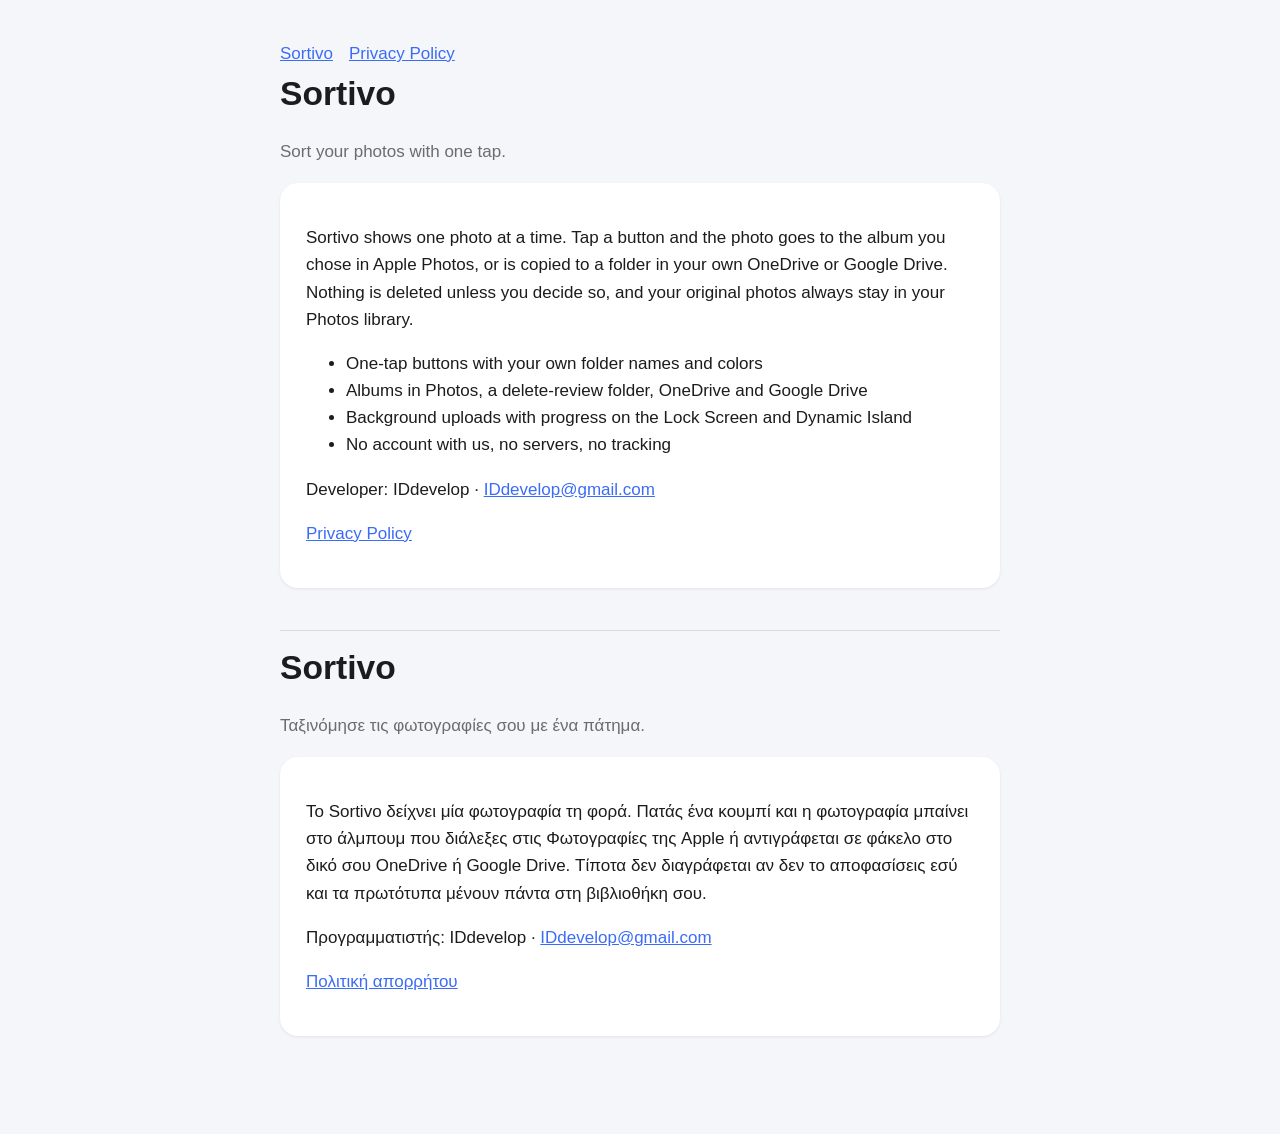
<file: index.html>
<!doctype html>
<html lang="en"><head><meta charset="utf-8"><meta name="viewport" content="width=device-width,initial-scale=1">
<title>Sortivo – sort your photos with one tap</title>
<meta name="description" content="Sortivo is an iPhone app that sorts your photos one at a time into albums or cloud folders with a single tap.">
<link rel="stylesheet" href="style.css"></head><body><main>
<nav><a href="index.html">Sortivo</a><a href="privacy.html">Privacy Policy</a></nav>
<h1>Sortivo</h1>
<p class="mut">Sort your photos with one tap.</p>

<div class="card">
<p>Sortivo shows one photo at a time. Tap a button and the photo goes to the album you chose in Apple Photos, or is copied to a folder in your own OneDrive or Google Drive. Nothing is deleted unless you decide so, and your original photos always stay in your Photos library.</p>
<ul>
<li>One-tap buttons with your own folder names and colors</li>
<li>Albums in Photos, a delete-review folder, OneDrive and Google Drive</li>
<li>Background uploads with progress on the Lock Screen and Dynamic Island</li>
<li>No account with us, no servers, no tracking</li>
</ul>
<p>Developer: IDdevelop · <a href="mailto:IDdevelop@gmail.com">IDdevelop@gmail.com</a></p>
<p><a href="privacy.html">Privacy Policy</a></p>
</div>

<div class="lang"><h1>Sortivo</h1>
<p class="mut">Ταξινόμησε τις φωτογραφίες σου με ένα πάτημα.</p>
<div class="card">
<p>Το Sortivo δείχνει μία φωτογραφία τη φορά. Πατάς ένα κουμπί και η φωτογραφία μπαίνει στο άλμπουμ που διάλεξες στις Φωτογραφίες της Apple ή αντιγράφεται σε φάκελο στο δικό σου OneDrive ή Google Drive. Τίποτα δεν διαγράφεται αν δεν το αποφασίσεις εσύ και τα πρωτότυπα μένουν πάντα στη βιβλιοθήκη σου.</p>
<p>Προγραμματιστής: IDdevelop · <a href="mailto:IDdevelop@gmail.com">IDdevelop@gmail.com</a></p>
<p><a href="privacy.html#el">Πολιτική απορρήτου</a></p>
</div></div>
</main></body></html>
</file>
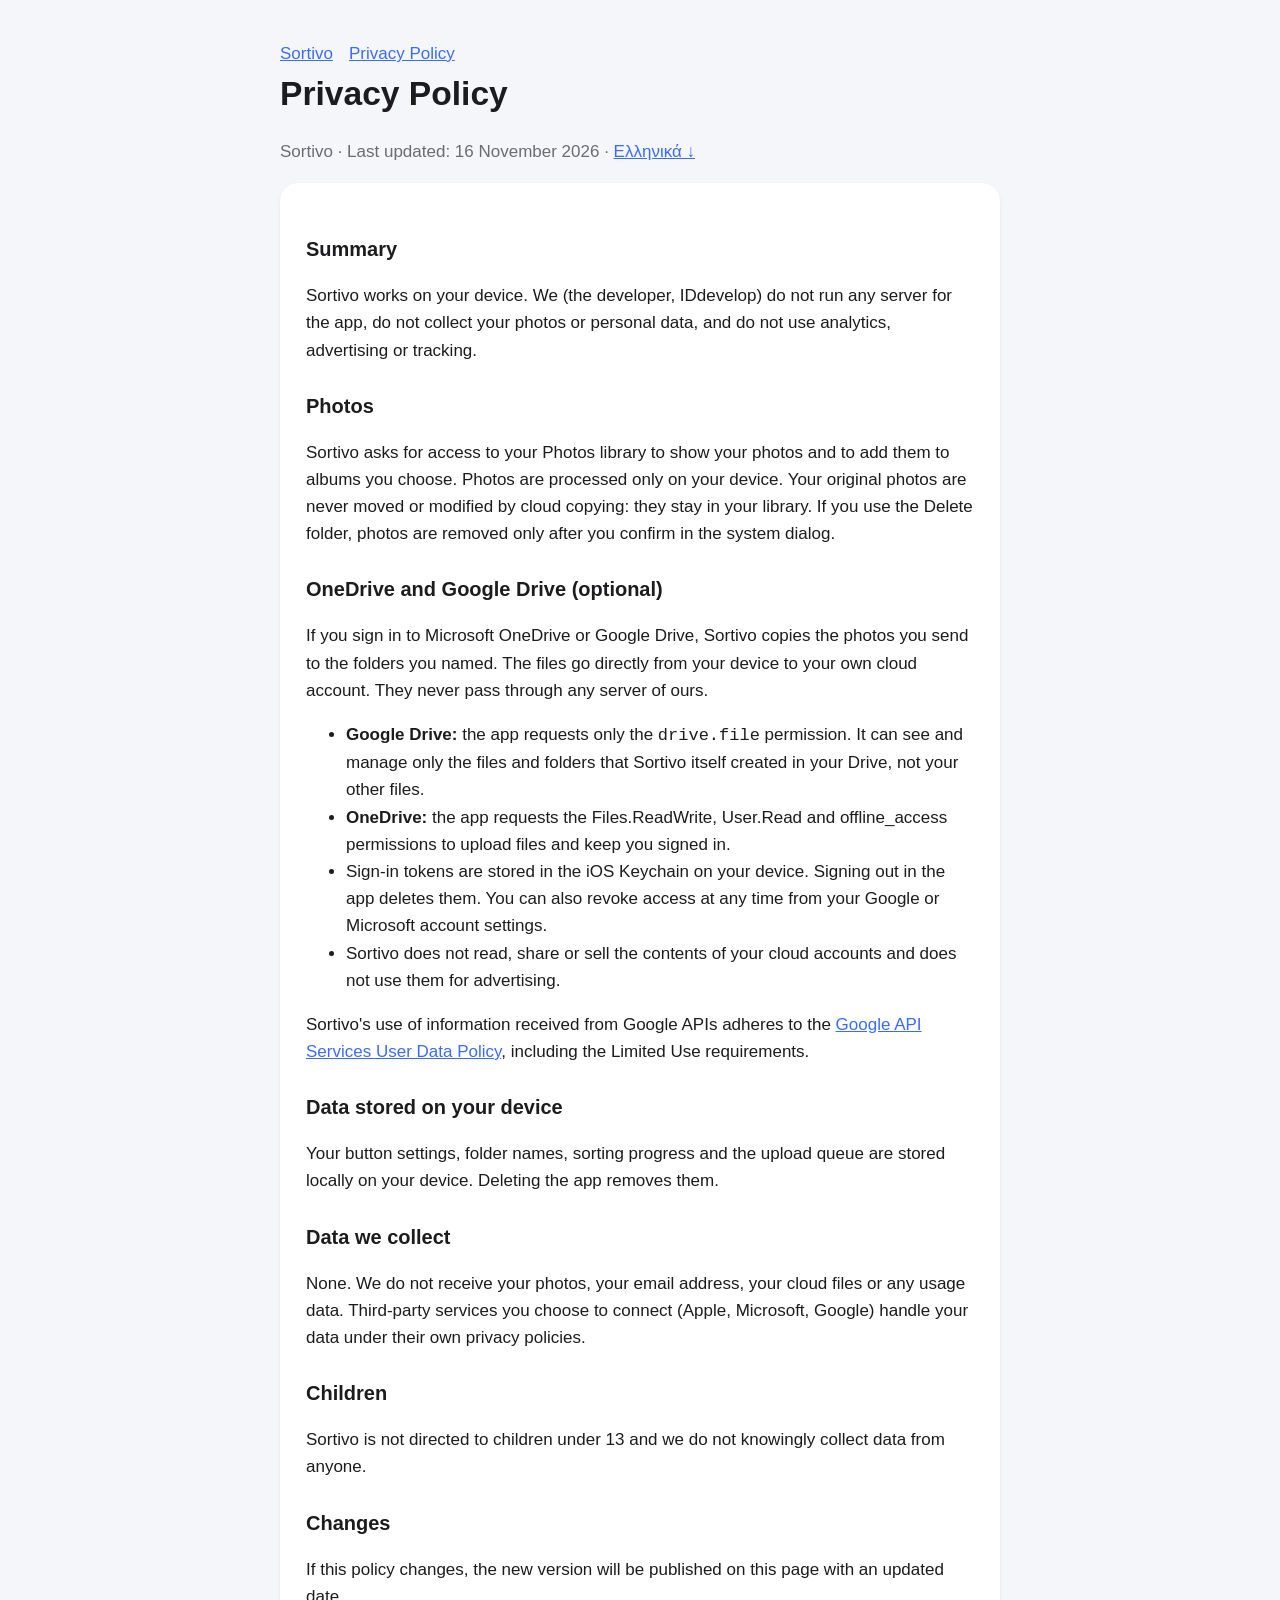
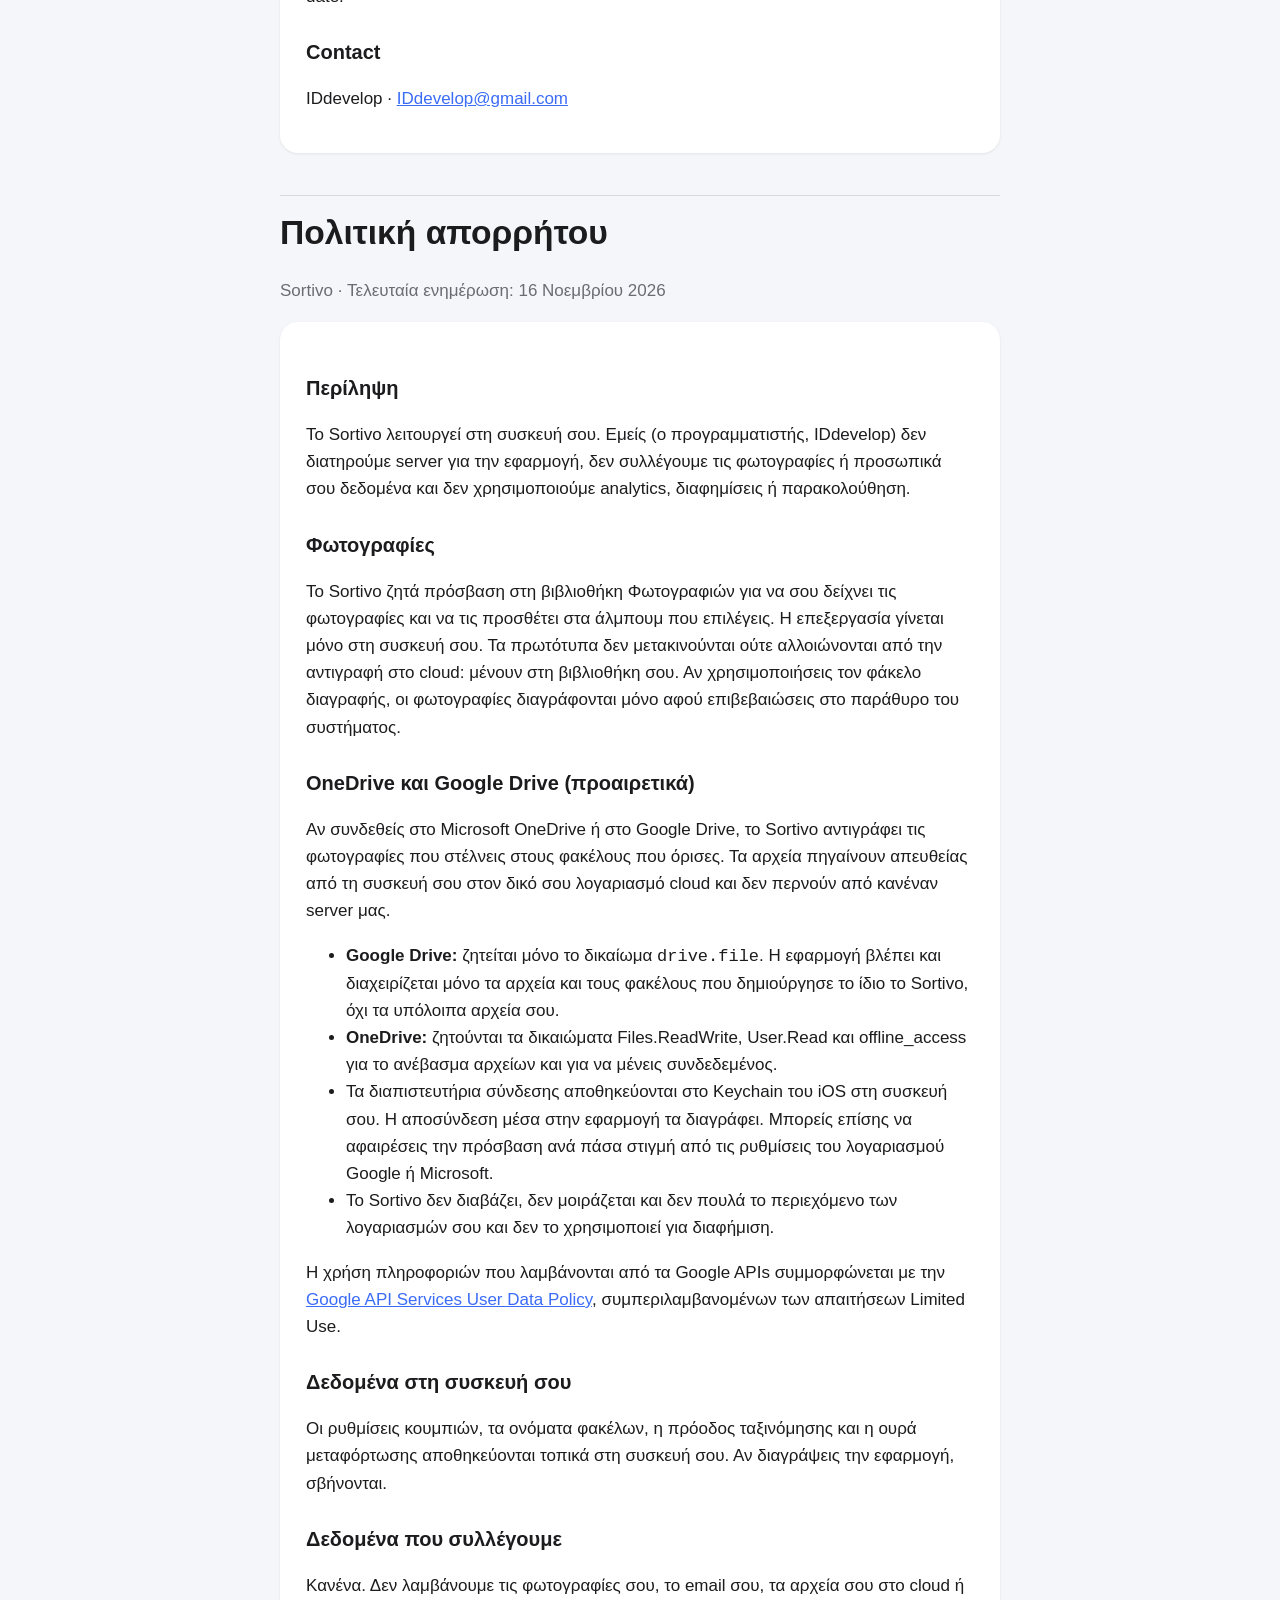
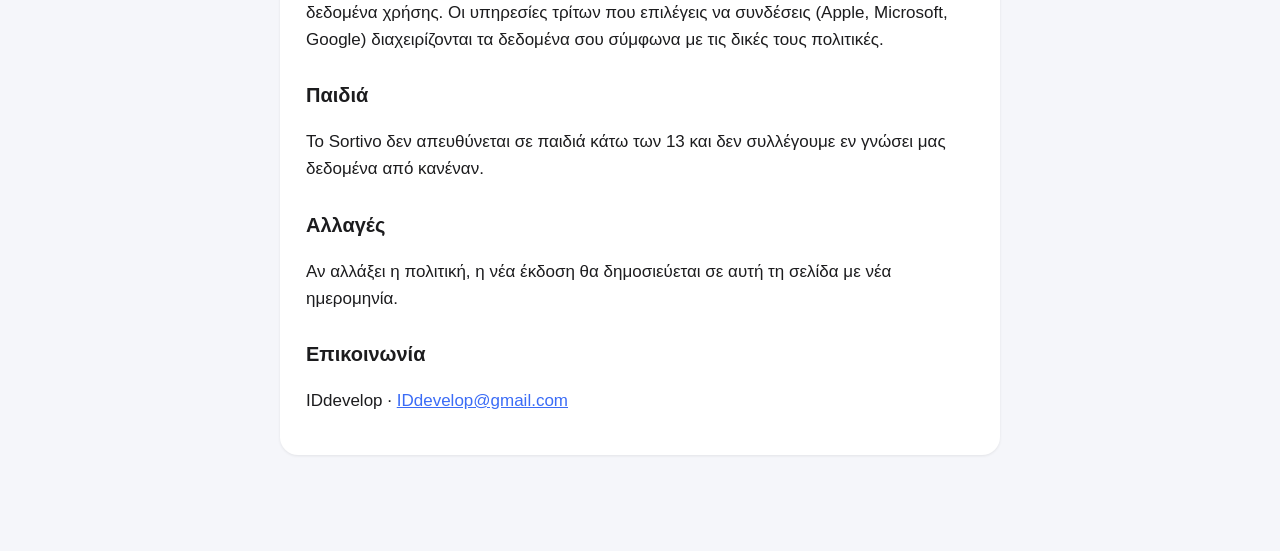
<file: privacy.html>
<!doctype html>
<html lang="en"><head><meta charset="utf-8"><meta name="viewport" content="width=device-width,initial-scale=1">
<title>Sortivo – Privacy Policy</title>
<link rel="stylesheet" href="style.css"></head><body><main>
<nav><a href="index.html">Sortivo</a><a href="privacy.html">Privacy Policy</a></nav>

<h1>Privacy Policy</h1>
<p class="mut">Sortivo · Last updated: 16 November 2026 · <a href="#el">Ελληνικά ↓</a></p>

<div class="card">
<h2>Summary</h2>
<p>Sortivo works on your device. We (the developer, IDdevelop) do not run any server for the app, do not collect your photos or personal data, and do not use analytics, advertising or tracking.</p>

<h2>Photos</h2>
<p>Sortivo asks for access to your Photos library to show your photos and to add them to albums you choose. Photos are processed only on your device. Your original photos are never moved or modified by cloud copying: they stay in your library. If you use the Delete folder, photos are removed only after you confirm in the system dialog.</p>

<h2>OneDrive and Google Drive (optional)</h2>
<p>If you sign in to Microsoft OneDrive or Google Drive, Sortivo copies the photos you send to the folders you named. The files go directly from your device to your own cloud account. They never pass through any server of ours.</p>
<ul>
<li><strong>Google Drive:</strong> the app requests only the <code>drive.file</code> permission. It can see and manage only the files and folders that Sortivo itself created in your Drive, not your other files.</li>
<li><strong>OneDrive:</strong> the app requests the Files.ReadWrite, User.Read and offline_access permissions to upload files and keep you signed in.</li>
<li>Sign-in tokens are stored in the iOS Keychain on your device. Signing out in the app deletes them. You can also revoke access at any time from your Google or Microsoft account settings.</li>
<li>Sortivo does not read, share or sell the contents of your cloud accounts and does not use them for advertising.</li>
</ul>
<p>Sortivo's use of information received from Google APIs adheres to the <a href="https://developers.google.com/terms/api-services-user-data-policy">Google API Services User Data Policy</a>, including the Limited Use requirements.</p>

<h2>Data stored on your device</h2>
<p>Your button settings, folder names, sorting progress and the upload queue are stored locally on your device. Deleting the app removes them.</p>

<h2>Data we collect</h2>
<p>None. We do not receive your photos, your email address, your cloud files or any usage data. Third-party services you choose to connect (Apple, Microsoft, Google) handle your data under their own privacy policies.</p>

<h2>Children</h2>
<p>Sortivo is not directed to children under 13 and we do not knowingly collect data from anyone.</p>

<h2>Changes</h2>
<p>If this policy changes, the new version will be published on this page with an updated date.</p>

<h2>Contact</h2>
<p>IDdevelop · <a href="mailto:IDdevelop@gmail.com">IDdevelop@gmail.com</a></p>
</div>

<div class="lang" id="el">
<h1>Πολιτική απορρήτου</h1>
<p class="mut">Sortivo · Τελευταία ενημέρωση: 16 Νοεμβρίου 2026</p>
<div class="card">
<h2>Περίληψη</h2>
<p>Το Sortivo λειτουργεί στη συσκευή σου. Εμείς (ο προγραμματιστής, IDdevelop) δεν διατηρούμε server για την εφαρμογή, δεν συλλέγουμε τις φωτογραφίες ή προσωπικά σου δεδομένα και δεν χρησιμοποιούμε analytics, διαφημίσεις ή παρακολούθηση.</p>

<h2>Φωτογραφίες</h2>
<p>Το Sortivo ζητά πρόσβαση στη βιβλιοθήκη Φωτογραφιών για να σου δείχνει τις φωτογραφίες και να τις προσθέτει στα άλμπουμ που επιλέγεις. Η επεξεργασία γίνεται μόνο στη συσκευή σου. Τα πρωτότυπα δεν μετακινούνται ούτε αλλοιώνονται από την αντιγραφή στο cloud: μένουν στη βιβλιοθήκη σου. Αν χρησιμοποιήσεις τον φάκελο διαγραφής, οι φωτογραφίες διαγράφονται μόνο αφού επιβεβαιώσεις στο παράθυρο του συστήματος.</p>

<h2>OneDrive και Google Drive (προαιρετικά)</h2>
<p>Αν συνδεθείς στο Microsoft OneDrive ή στο Google Drive, το Sortivo αντιγράφει τις φωτογραφίες που στέλνεις στους φακέλους που όρισες. Τα αρχεία πηγαίνουν απευθείας από τη συσκευή σου στον δικό σου λογαριασμό cloud και δεν περνούν από κανέναν server μας.</p>
<ul>
<li><strong>Google Drive:</strong> ζητείται μόνο το δικαίωμα <code>drive.file</code>. Η εφαρμογή βλέπει και διαχειρίζεται μόνο τα αρχεία και τους φακέλους που δημιούργησε το ίδιο το Sortivo, όχι τα υπόλοιπα αρχεία σου.</li>
<li><strong>OneDrive:</strong> ζητούνται τα δικαιώματα Files.ReadWrite, User.Read και offline_access για το ανέβασμα αρχείων και για να μένεις συνδεδεμένος.</li>
<li>Τα διαπιστευτήρια σύνδεσης αποθηκεύονται στο Keychain του iOS στη συσκευή σου. Η αποσύνδεση μέσα στην εφαρμογή τα διαγράφει. Μπορείς επίσης να αφαιρέσεις την πρόσβαση ανά πάσα στιγμή από τις ρυθμίσεις του λογαριασμού Google ή Microsoft.</li>
<li>Το Sortivo δεν διαβάζει, δεν μοιράζεται και δεν πουλά το περιεχόμενο των λογαριασμών σου και δεν το χρησιμοποιεί για διαφήμιση.</li>
</ul>
<p>Η χρήση πληροφοριών που λαμβάνονται από τα Google APIs συμμορφώνεται με την <a href="https://developers.google.com/terms/api-services-user-data-policy">Google API Services User Data Policy</a>, συμπεριλαμβανομένων των απαιτήσεων Limited Use.</p>

<h2>Δεδομένα στη συσκευή σου</h2>
<p>Οι ρυθμίσεις κουμπιών, τα ονόματα φακέλων, η πρόοδος ταξινόμησης και η ουρά μεταφόρτωσης αποθηκεύονται τοπικά στη συσκευή σου. Αν διαγράψεις την εφαρμογή, σβήνονται.</p>

<h2>Δεδομένα που συλλέγουμε</h2>
<p>Κανένα. Δεν λαμβάνουμε τις φωτογραφίες σου, το email σου, τα αρχεία σου στο cloud ή δεδομένα χρήσης. Οι υπηρεσίες τρίτων που επιλέγεις να συνδέσεις (Apple, Microsoft, Google) διαχειρίζονται τα δεδομένα σου σύμφωνα με τις δικές τους πολιτικές.</p>

<h2>Παιδιά</h2>
<p>Το Sortivo δεν απευθύνεται σε παιδιά κάτω των 13 και δεν συλλέγουμε εν γνώσει μας δεδομένα από κανέναν.</p>

<h2>Αλλαγές</h2>
<p>Αν αλλάξει η πολιτική, η νέα έκδοση θα δημοσιεύεται σε αυτή τη σελίδα με νέα ημερομηνία.</p>

<h2>Επικοινωνία</h2>
<p>IDdevelop · <a href="mailto:IDdevelop@gmail.com">IDdevelop@gmail.com</a></p>
</div></div>
</main></body></html>
</file>
<file: style.css>
:root{--bg:#f5f6fa;--fg:#1c1c1e;--mut:#6b6b73;--card:#fff;--acc:#3b6cf6}
@media(prefers-color-scheme:dark){:root{--bg:#0f0f12;--fg:#f2f2f5;--mut:#9a9aa5;--card:#1b1b20;--acc:#7c9cff}}
*{box-sizing:border-box}
body{margin:0;background:var(--bg);color:var(--fg);font:17px/1.6 -apple-system,BlinkMacSystemFont,"Segoe UI",Roboto,sans-serif}
main{max-width:760px;margin:0 auto;padding:40px 20px 80px}
.card{background:var(--card);border-radius:18px;padding:24px 26px;margin:18px 0;box-shadow:0 1px 3px rgba(0,0,0,.08)}
h1{font-size:2.1rem;margin:0 0 6px}h2{font-size:1.25rem;margin:26px 0 6px}
p,li{color:var(--fg)}.mut{color:var(--mut)}a{color:var(--acc)}
nav a{margin-right:16px}
.lang{margin-top:42px;padding-top:10px;border-top:1px solid rgba(128,128,128,.25)}
</file>
